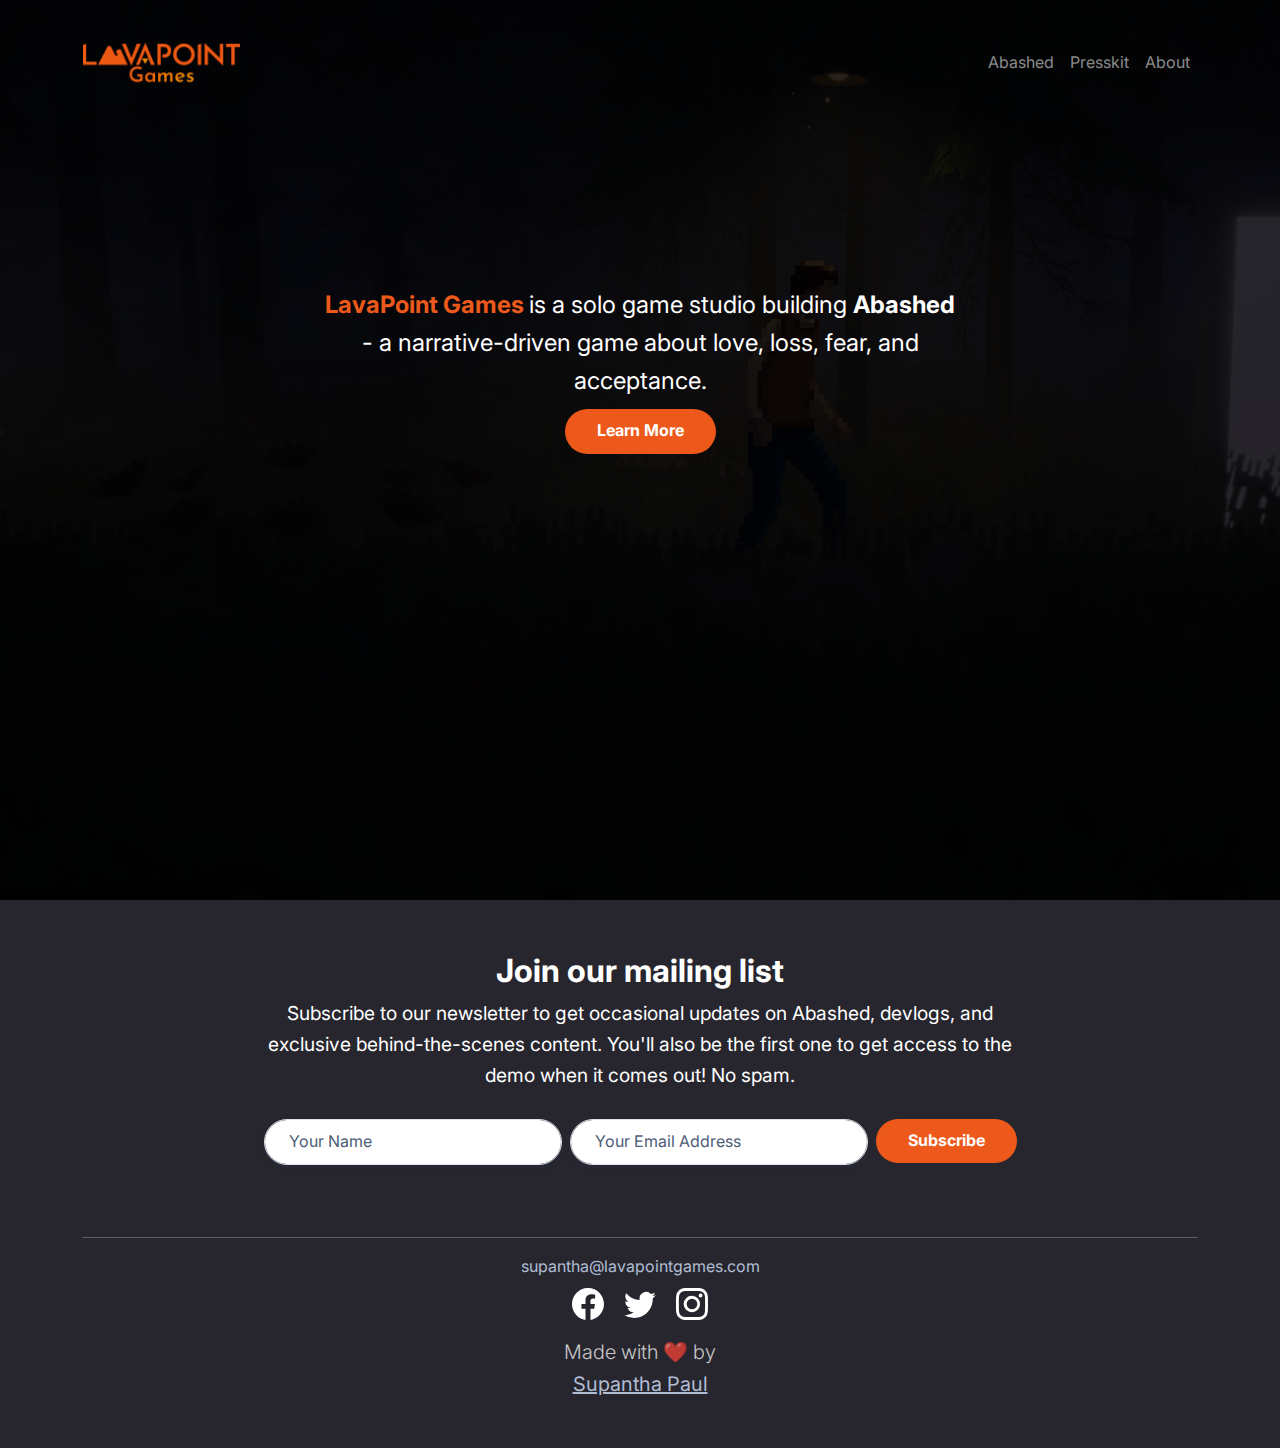
<file: index.html>
<!DOCTYPE html>
<html data-bs-theme="light" lang="en">

<head>
    <meta charset="utf-8">
    <meta name="viewport" content="width=device-width, initial-scale=1.0, shrink-to-fit=no">
    <title>Home - LavaPoint Games</title>
    <meta property="og:type" content="website">
    <meta name="twitter:image" content="../assets/img/brands/Logo%20400x400%20TRansparent.png">
    <meta name="description" content="LavaPoint Games is a solo game studio building Abashed - a narrative-driven horror side-scrolling game about mental health, trauma, and finding one's true self.">
    <meta property="og:image" content="../assets/img/brands/Logo%20400x400%20TRansparent.png">
    <link rel="icon" type="image/png" sizes="400x400" href="assets/img/brands/Logo%20400x400%20Text%20Only.png">
    <link rel="icon" type="image/png" sizes="400x400" href="assets/img/brands/Logo%20400x400%20Text%20Only.png">
    <link rel="stylesheet" href="assets/bootstrap/css/bootstrap.min.css">
    <link rel="stylesheet" href="https://fonts.googleapis.com/css?family=Inter:300italic,400italic,600italic,700italic,800italic,400,300,600,700,800&amp;display=swap">
    <link rel="stylesheet" href="assets/css/styles.min.css">
</head>

<body style="background: #2f4858;">
    <header class="bg-dark" style="background: rgba(0, 0, 0, 0.8) url(&quot;assets/img/abashed/abashed_screenshot_1.webp&quot;);background-blend-mode: multiply;background-size: cover;height: 100vh;">
        <nav class="navbar navbar-expand-md bg-dark py-3 navbar-dark" style="background: rgba(255,255,255,0)!important;">
            <div class="container"><a class="navbar-brand d-flex align-items-center" href="/"><img src="assets/img/brands/Logo%20400x400%20TRansparent%20TextOnly.png" height="84"></a><button data-bs-toggle="collapse" class="navbar-toggler" data-bs-target="#navcol-5"><span class="visually-hidden">Toggle navigation</span><span class="navbar-toggler-icon"></span></button>
                <div class="collapse navbar-collapse" id="navcol-5">
                    <ul class="navbar-nav ms-auto">
                        <li class="nav-item"><a class="nav-link" href="/abashed">Abashed</a></li>
                        <li class="nav-item"><a class="nav-link" href="https://presskit.lavapointgames.com" target="_blank">Presskit</a></li>
                        <li class="nav-item"><a class="nav-link" href="/about">About</a></li>
                    </ul>
                </div>
            </div>
        </nav>
        <div class="container pt-4 pt-xl-5">
            <div class="row pt-5">
                <div class="col-12 col-md-8 col-xl-7 text-center text-md-start mx-auto" style="padding-bottom: 3rem;padding-top: 4rem;">
                    <div class="text-center">
                        <p class="fw-bold mb-2" style="border-color: rgb(255,255,255);color: rgb(255,255,255);font-size: 1.5rem;"><span style="color: rgb(236, 89, 26);">LavaPoint Games</span> <span style="font-weight: normal !important;">is a solo game studio building&nbsp;</span>Abashed<span style="font-weight: normal !important;"> - a narrative-driven game about&nbsp;love, loss, fear, and acceptance.</span></p><a class="btn btn-primary text-center" role="button" style="background: #ec591a;margin: 0 auto;border-style: none;--bs-primary: #ec591a;--bs-primary-rgb: 236,89,26;" href="/abashed">Learn More</a>
                    </div>
                </div>
            </div>
        </div>
    </header>
    <section class="py-5" style="background: var(--bs-dark);padding-bottom: 0px !important;">
        <div class="container">
            <div class="d-flex flex-column justify-content-center align-items-center">
                <div class="text-center text-lg-start py-3 py-lg-1">
                    <h2 class="fw-bold text-center mb-2">Join our mailing list</h2>
                    <p class="text-center mailing-list-desc" style="font-size: 1.2rem;">Subscribe to our newsletter to get occasional updates on Abashed, devlogs, and exclusive behind-the-scenes content. You'll also be the first one to get access to the demo when it comes out! No spam.</p>
                </div><!-- Begin Mailchimp Signup Form -->
<div id="mc_embed_signup">
    <form action="https://lavapointgames.us21.list-manage.com/subscribe/post?u=5b94f63f34311f37cddddc9c5&amp;id=96947737ac&amp;f_id=004bc9e1f0" method="post" id="mc-embedded-subscribe-form" name="mc-embedded-subscribe-form" class="validate" target="_blank" novalidate>
        <div id="mc_embed_signup_scroll" class="d-flex justify-content-center flex-wrap flex-lg-nowrap">
        
        
<div class="mc-field-group my-2" style="margin-right: 8px;">
	<input type="text" value="" name="FNAME" placeholder="Your Name" class="required border rounded-pill shadow-sm form-control" id="mce-FNAME" required>
	<span id="mce-FNAME-HELPERTEXT" class="helper_text"></span>
</div>
<div class="mc-field-group my-2" style="margin-right: 8px;">
	<input type="email" value="" name="EMAIL" placeholder="Your Email Address" class="required email border rounded-pill shadow-sm form-control" id="mce-EMAIL" required>
	<span id="mce-EMAIL-HELPERTEXT" class="helper_text"></span>
</div>
	    <!-- real people should not fill this in and expect good things - do not remove this or risk form bot signups-->
    <div style="position: absolute; left: -5000px;" aria-hidden="true"><input type="text" name="b_5b94f63f34311f37cddddc9c5_96947737ac" tabindex="-1" value=""></div>
        <div class="optionalParent my-2">
            <div class="clear foot">
                <input type="submit" value="Subscribe" name="subscribe" id="mc-embedded-subscribe" class="btn btn-primary" style="background: #ec591a; border-style:none;">
                
            </div>
        </div>
    </div>
    <div id="mce-responses" class="clear foot text-center">
		<div class="response" id="mce-error-response" style="display:none"></div>
		<div class="response" id="mce-success-response" style="display:none"></div>
	</div>
</form>
</div>
<script type='text/javascript' src='//s3.amazonaws.com/downloads.mailchimp.com/js/mc-validate.js'></script><script type='text/javascript'>(function($) {window.fnames = new Array(); window.ftypes = new Array();fnames[0]='EMAIL';ftypes[0]='email';fnames[1]='FNAME';ftypes[1]='text';fnames[2]='LNAME';ftypes[2]='text';fnames[3]='ADDRESS';ftypes[3]='address';fnames[4]='PHONE';ftypes[4]='phone';fnames[5]='BIRTHDAY';ftypes[5]='birthday';}(jQuery));var $mcj = jQuery.noConflict(true);</script>
<!--End mc_embed_signup-->
            </div>
        </div>
    </section>
    <footer class="bg-dark">
        <div class="container py-4 py-lg-5">
            <hr>
            <div class="row justify-content-center">
                <div class="col-sm-4 col-md-3 text-center text-lg-start d-flex flex-column" style="margin-bottom: 0.5rem;"><a class="text-center" href="mailto:supantha@lavapointgames.com">supantha@lavapointgames.com</a></div>
            </div>
            <div class="row justify-content-center">
                <div class="col-sm-4 col-md-3 text-center text-lg-start d-flex flex-column">
                    <ul class="list-inline text-center mb-0">
                        <li class="list-inline-item" style="margin-right: 1rem;"><a href="#" style="color: rgb(255,255,255);" target="_blank"><svg xmlns="http://www.w3.org/2000/svg" width="1em" height="1em" fill="currentColor" viewBox="0 0 16 16" class="bi bi-facebook" style="width: 32px;height: 32px;">
                                    <path d="M16 8.049c0-4.446-3.582-8.05-8-8.05C3.58 0-.002 3.603-.002 8.05c0 4.017 2.926 7.347 6.75 7.951v-5.625h-2.03V8.05H6.75V6.275c0-2.017 1.195-3.131 3.022-3.131.876 0 1.791.157 1.791.157v1.98h-1.009c-.993 0-1.303.621-1.303 1.258v1.51h2.218l-.354 2.326H9.25V16c3.824-.604 6.75-3.934 6.75-7.951"></path>
                                </svg></a></li>
                        <li class="list-inline-item" style="margin-right: 1rem;"><a href="https://twitter.com/LavapointGames" style="color: rgb(255,255,255);" target="_blank"><svg xmlns="http://www.w3.org/2000/svg" width="1em" height="1em" fill="currentColor" viewBox="0 0 16 16" class="bi bi-twitter" style="width: 32px;height: 32px;">
                                    <path d="M5.026 15c6.038 0 9.341-5.003 9.341-9.334 0-.14 0-.282-.006-.422A6.685 6.685 0 0 0 16 3.542a6.658 6.658 0 0 1-1.889.518 3.301 3.301 0 0 0 1.447-1.817 6.533 6.533 0 0 1-2.087.793A3.286 3.286 0 0 0 7.875 6.03a9.325 9.325 0 0 1-6.767-3.429 3.289 3.289 0 0 0 1.018 4.382A3.323 3.323 0 0 1 .64 6.575v.045a3.288 3.288 0 0 0 2.632 3.218 3.203 3.203 0 0 1-.865.115 3.23 3.23 0 0 1-.614-.057 3.283 3.283 0 0 0 3.067 2.277A6.588 6.588 0 0 1 .78 13.58a6.32 6.32 0 0 1-.78-.045A9.344 9.344 0 0 0 5.026 15"></path>
                                </svg></a></li>
                        <li class="list-inline-item"><a href="#" style="color: rgb(255,255,255);" target="_blank"><svg xmlns="http://www.w3.org/2000/svg" width="1em" height="1em" fill="currentColor" viewBox="0 0 16 16" class="bi bi-instagram" style="width: 32px;height: 32px;">
                                    <path d="M8 0C5.829 0 5.556.01 4.703.048 3.85.088 3.269.222 2.76.42a3.917 3.917 0 0 0-1.417.923A3.927 3.927 0 0 0 .42 2.76C.222 3.268.087 3.85.048 4.7.01 5.555 0 5.827 0 8.001c0 2.172.01 2.444.048 3.297.04.852.174 1.433.372 1.942.205.526.478.972.923 1.417.444.445.89.719 1.416.923.51.198 1.09.333 1.942.372C5.555 15.99 5.827 16 8 16s2.444-.01 3.298-.048c.851-.04 1.434-.174 1.943-.372a3.916 3.916 0 0 0 1.416-.923c.445-.445.718-.891.923-1.417.197-.509.332-1.09.372-1.942C15.99 10.445 16 10.173 16 8s-.01-2.445-.048-3.299c-.04-.851-.175-1.433-.372-1.941a3.926 3.926 0 0 0-.923-1.417A3.911 3.911 0 0 0 13.24.42c-.51-.198-1.092-.333-1.943-.372C10.443.01 10.172 0 7.998 0h.003zm-.717 1.442h.718c2.136 0 2.389.007 3.232.046.78.035 1.204.166 1.486.275.373.145.64.319.92.599.28.28.453.546.598.92.11.281.24.705.275 1.485.039.843.047 1.096.047 3.231s-.008 2.389-.047 3.232c-.035.78-.166 1.203-.275 1.485a2.47 2.47 0 0 1-.599.919c-.28.28-.546.453-.92.598-.28.11-.704.24-1.485.276-.843.038-1.096.047-3.232.047s-2.39-.009-3.233-.047c-.78-.036-1.203-.166-1.485-.276a2.478 2.478 0 0 1-.92-.598 2.48 2.48 0 0 1-.6-.92c-.109-.281-.24-.705-.275-1.485-.038-.843-.046-1.096-.046-3.233 0-2.136.008-2.388.046-3.231.036-.78.166-1.204.276-1.486.145-.373.319-.64.599-.92.28-.28.546-.453.92-.598.282-.11.705-.24 1.485-.276.738-.034 1.024-.044 2.515-.045v.002zm4.988 1.328a.96.96 0 1 0 0 1.92.96.96 0 0 0 0-1.92zm-4.27 1.122a4.109 4.109 0 1 0 0 8.217 4.109 4.109 0 0 0 0-8.217zm0 1.441a2.667 2.667 0 1 1 0 5.334 2.667 2.667 0 0 1 0-5.334"></path>
                                </svg></a></li>
                    </ul>
                </div>
            </div>
            <div class="text-muted d-flex flex-column justify-content-center align-items-center pt-3">
                <p class="lead text-center d-xl-flex mb-0" style="text-align: center;/*margin: 0 auto;*/">Made with ❤️ by<br></p><a class="d-xl-flex" href="https://twitter.com/supanthapaul" target="_blank" style="font-size: 20px;text-decoration:  underline;">Supantha Paul</a>
            </div>
        </div>
    </footer>
    <script src="https://cdn.jsdelivr.net/npm/bootstrap@5.3.3/dist/js/bootstrap.bundle.min.js"></script>
    <script src="assets/js/script.min.js"></script>
</body>

</html>
</file>
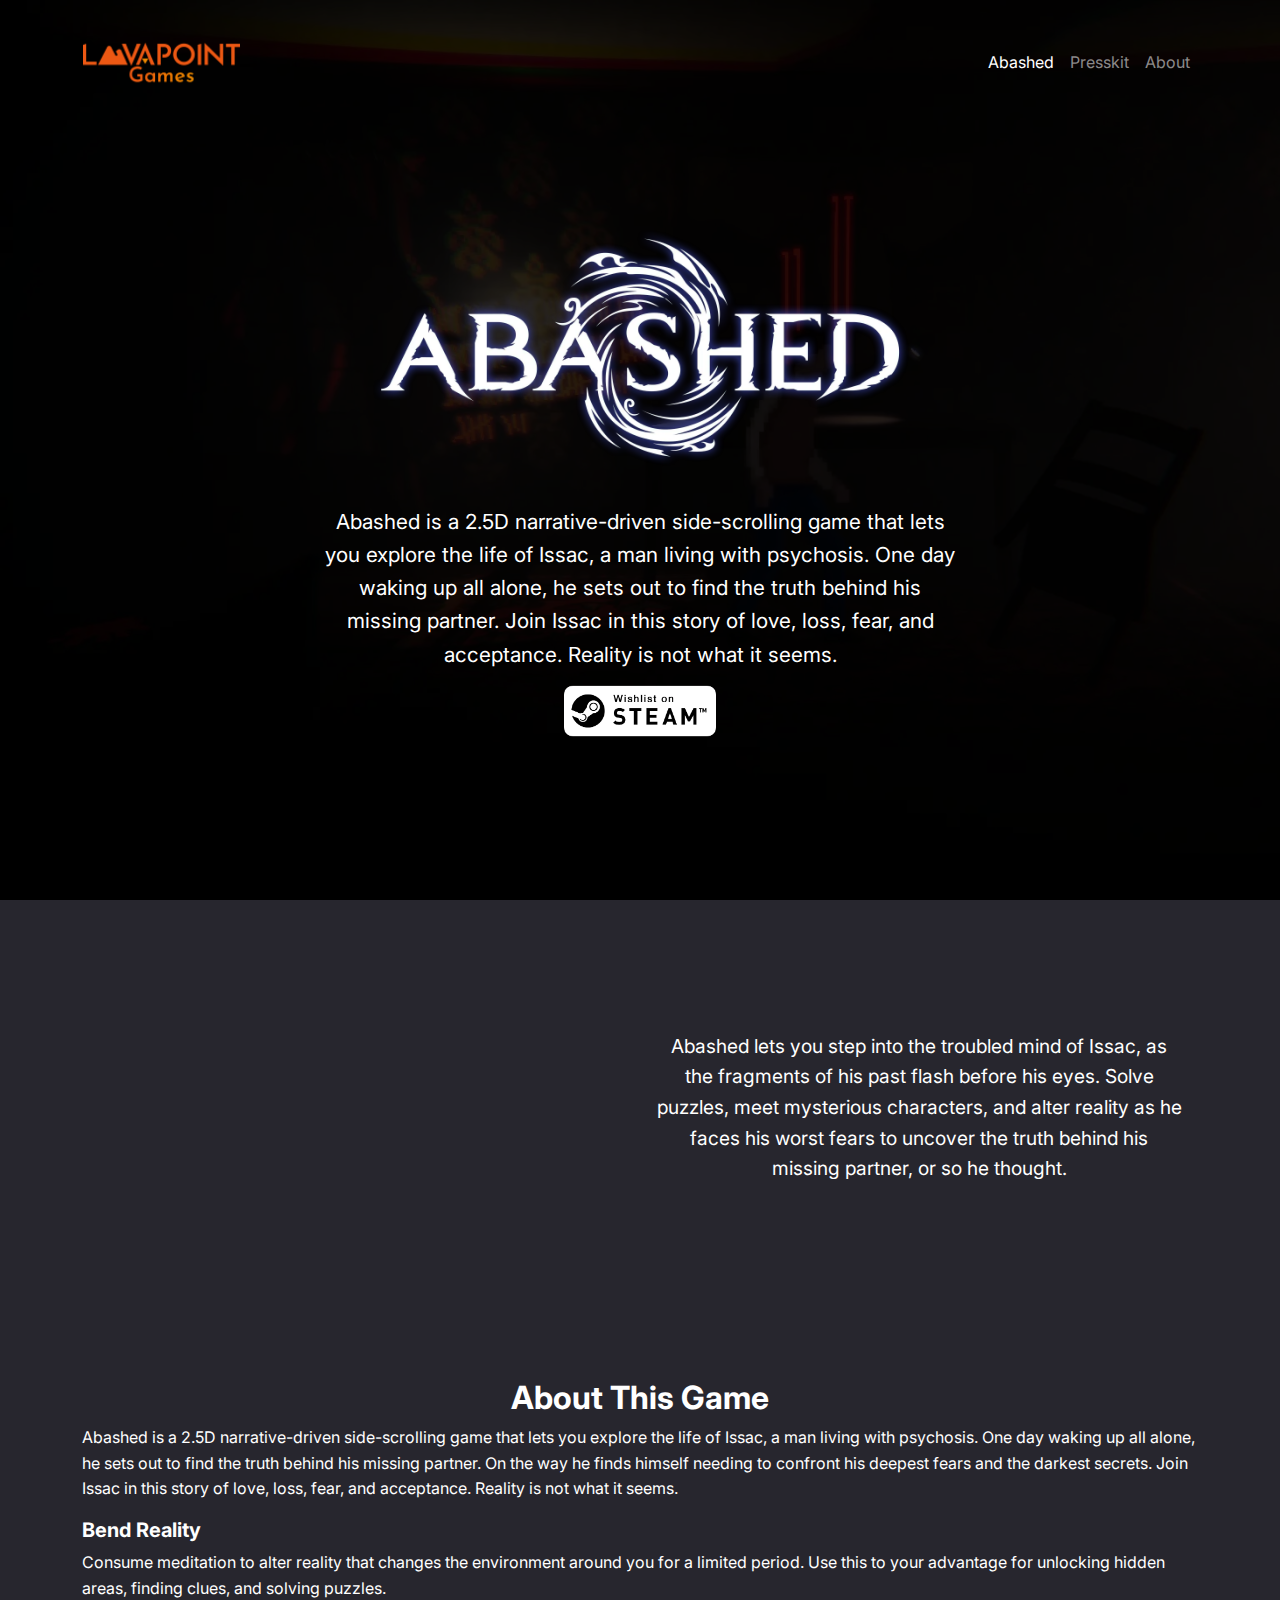
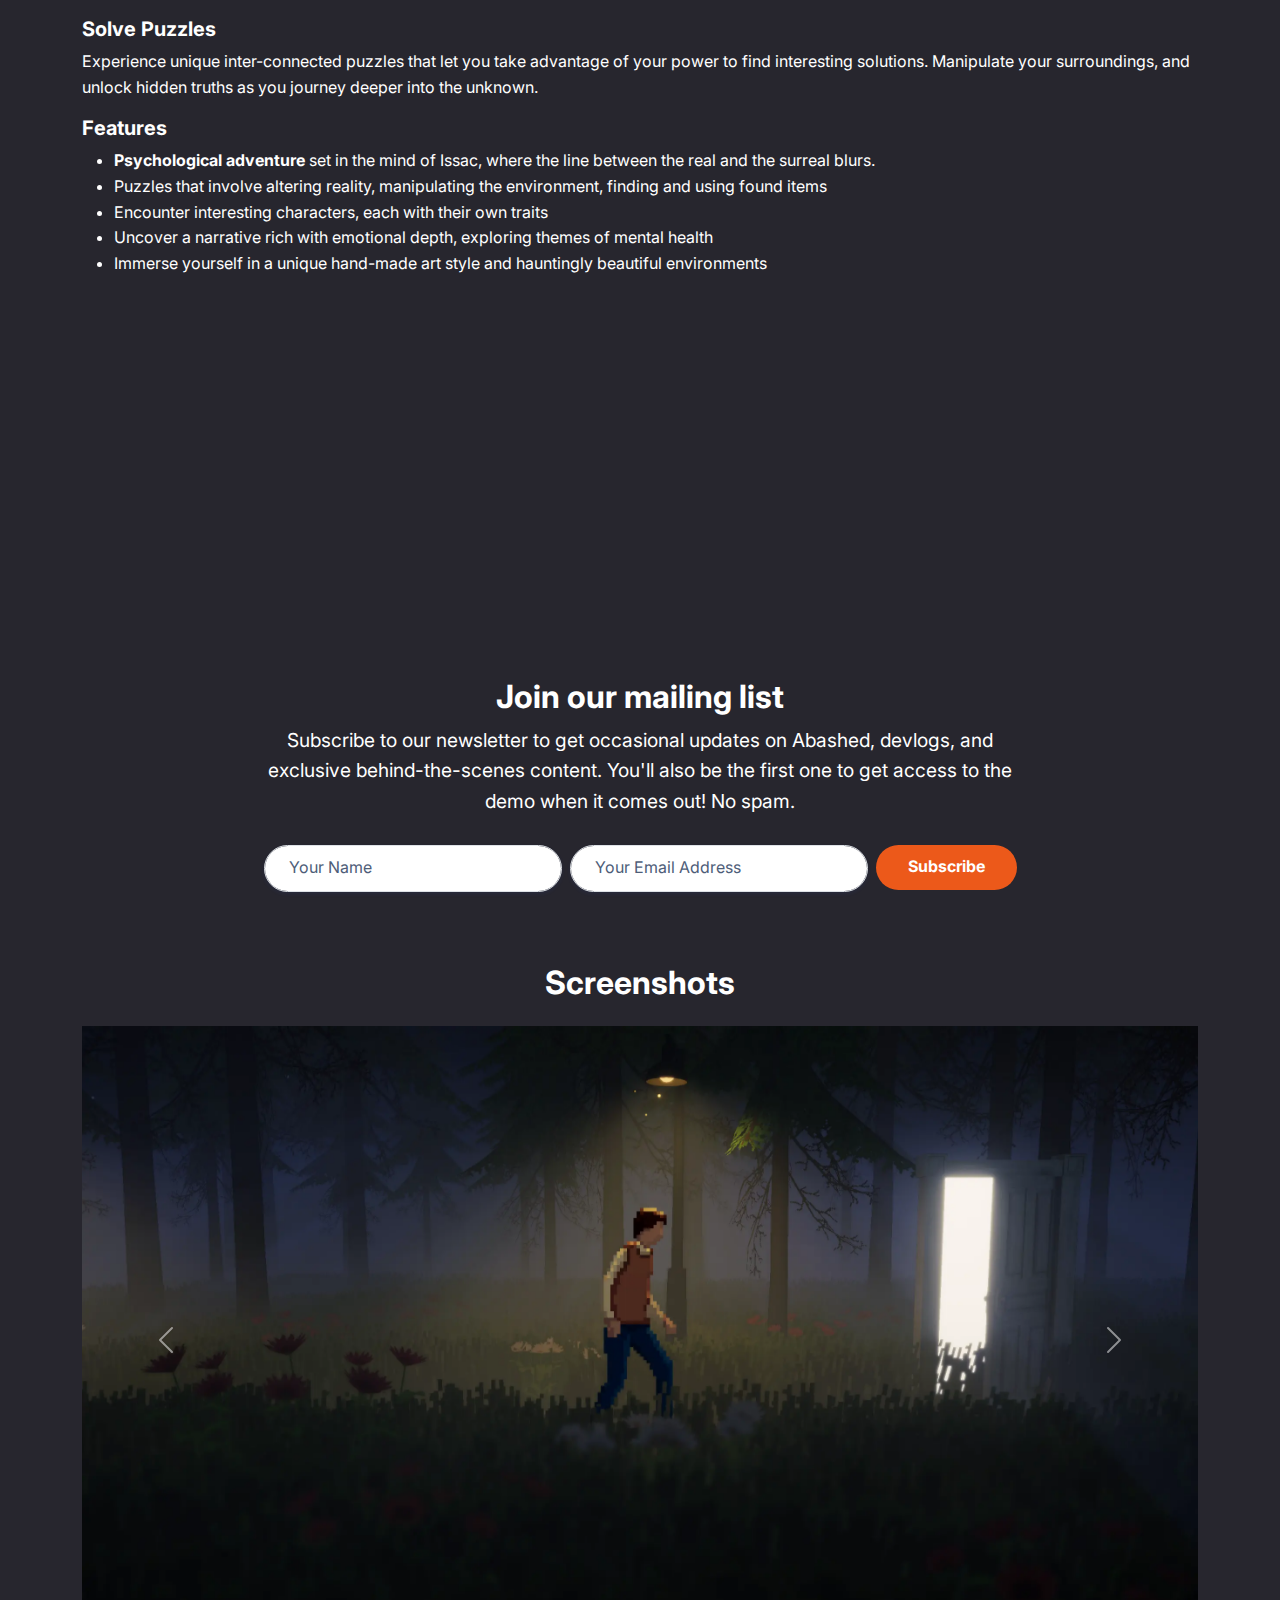
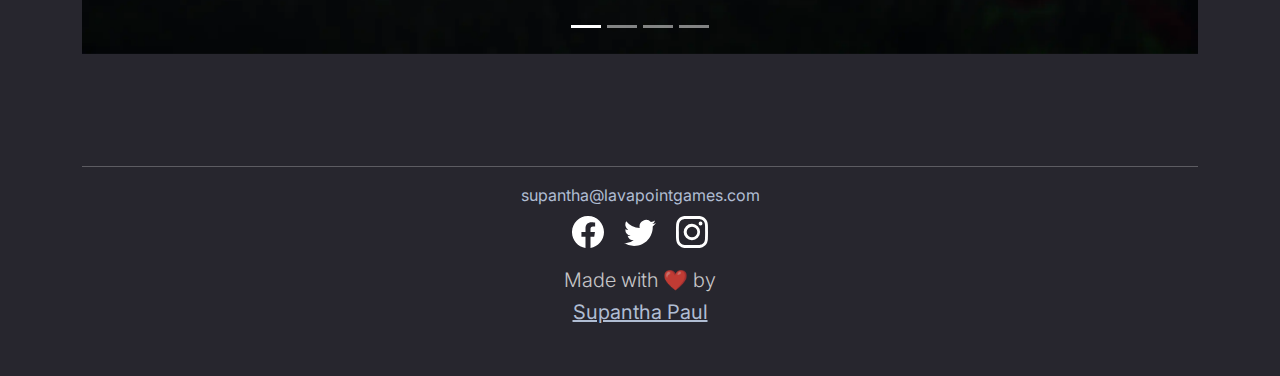
<file: abashed/index.html>
<!DOCTYPE html>
<html data-bs-theme="light" lang="en">

<head>
    <meta charset="utf-8">
    <meta name="viewport" content="width=device-width, initial-scale=1.0, shrink-to-fit=no">
    <title>Abashed</title>
    <meta property="og:type" content="website">
    <meta name="twitter:image" content="../assets/img/brands/Logo%20400x400%20TRansparent.png">
    <meta property="og:image" content="../assets/img/brands/Logo%20400x400%20TRansparent.png">
    <meta name="description" content="Unfold the life of Issac in this narrative-driven horror side-scrolling game about mental health, trauma, and facing one's true self.">
    <link rel="icon" type="image/png" sizes="400x400" href="../assets/img/brands/Logo%20400x400%20Text%20Only.png">
    <link rel="icon" type="image/png" sizes="400x400" href="../assets/img/brands/Logo%20400x400%20Text%20Only.png">
    <link rel="stylesheet" href="../assets/bootstrap/css/bootstrap.min.css">
    <link rel="stylesheet" href="https://fonts.googleapis.com/css?family=Inter:300italic,400italic,600italic,700italic,800italic,400,300,600,700,800&amp;display=swap">
    <link rel="stylesheet" href="../assets/css/styles.min.css">
</head>

<body>
    <header class="bg-dark" style="background: rgba(0, 0, 0, 0.8) url(&quot;../assets/img/abashed/abashed_screenshot_4.webp&quot;);background-blend-mode: multiply;background-size: cover;height: 100vh;">
        <nav class="navbar navbar-expand-md bg-dark py-3 navbar-dark" style="background: rgba(255,255,255,0)!important;">
            <div class="container"><a class="navbar-brand d-flex align-items-center" href="/"><img src="../assets/img/brands/Logo%20400x400%20TRansparent%20TextOnly.png" height="84"></a><button data-bs-toggle="collapse" class="navbar-toggler" data-bs-target="#navcol-5"><span class="visually-hidden">Toggle navigation</span><span class="navbar-toggler-icon"></span></button>
                <div class="collapse navbar-collapse" id="navcol-5">
                    <ul class="navbar-nav ms-auto">
                        <li class="nav-item"><a class="nav-link active" href="/abashed">Abashed</a></li>
                        <li class="nav-item"><a class="nav-link" href="https://presskit.lavapointgames.com" target="_blank">Presskit</a></li>
                        <li class="nav-item"><a class="nav-link" href="/about">About</a></li>
                    </ul>
                </div>
            </div>
        </nav>
        <div class="container pt-xl-5">
            <div class="row">
                <div class="col-12 col-md-8 col-xl-7 text-center text-md-start d-flex flex-column align-items-center mx-auto" style="padding-bottom: 3rem;padding-top: 1rem;"><img class="d-xl-flex title-hidden" src="../assets/img/abashed/Abashed%20Logo%20720p.webp" width="auto" style="width: auto;max-height: 35vh;max-width: 80vw;">
                    <div class="text-center">
                        <p class="fw-bold site-subtitle title-hidden" style="border-color: rgb(255,255,255);color: rgb(255,255,255);font-size: 1.3rem;margin: 0;padding: 0;"><span style="font-weight: normal !important;">Abashed is a 2.5D narrative-driven side-scrolling game that lets you explore the life of Issac, a man living with psychosis. One day waking up all alone, he sets out to find the truth behind his missing partner.&nbsp;Join Issac in this story of love, loss, fear, and acceptance. Reality is not what it seems.</span></p><a class="site-subtitle title-hidden" href="https://store.steampowered.com/app/3116230/Abashed" style="margin: 0;padding: 0;" target="_blank"><img class="title-hidden" src="../assets/img/abashed/wishlist.webp" style="height: 5rem;"></a>
                    </div>
                </div>
            </div>
        </div>
    </header>
    <section class="py-5" style="background: var(--bs-dark);">
        <div class="container d-flex flex-column justify-content-center align-items-center game-description">
            <div class="iframe-container"><iframe width="560" height="315" src="https://www.youtube.com/embed/mCJk-rFyGWw?si=ErM1n6EjKSF_AYgE" title="YouTube video player" frameborder="0" allow="accelerometer; autoplay; clipboard-write; encrypted-media; gyroscope; picture-in-picture; web-share" referrerpolicy="strict-origin-when-cross-origin" allowfullscreen></iframe></div>
            <div class="game-description-text">
                <p class="text-center" style="font-size: 1.2rem;padding: 1rem;">Abashed lets you step into the troubled mind of Issac, as the fragments of his past flash before his eyes. Solve puzzles, meet mysterious characters, and alter reality as he faces his worst fears to uncover the truth behind his missing partner, or so he thought.</p>
            </div>
        </div>
    </section>
    <section class="py-5" style="background: var(--bs-dark);">
        <div class="container">
            <h2 class="fw-bold text-center" style="--bs-body-font-weight: bold;">About This Game</h2>
            <div>
                <p>Abashed is a 2.5D narrative-driven side-scrolling game that lets you explore the life of Issac, a man living with psychosis. One day waking up all alone, he sets out to find the truth behind his missing partner. On the way he finds himself needing to confront his deepest fears and the darkest secrets. Join Issac in this story of love, loss, fear, and acceptance. Reality is not what it seems.</p>
                <h5 class="fw-bold" style="--bs-body-font-weight: bold;">Bend Reality</h5>
                <p>Consume meditation to alter reality that changes the environment around you for a limited period. Use this to your advantage for unlocking hidden areas, finding clues, and solving puzzles.</p>
                <h5 class="fw-bold">Solve Puzzles</h5>
                <p>Experience unique inter-connected puzzles that let you take advantage of your power to find interesting solutions. Manipulate your surroundings, and unlock hidden truths as you journey deeper into the unknown.</p>
                <h5 class="fw-bold">Features</h5>
                <ul>
                    <li><strong>Psychological adventure</strong> set in the mind of Issac, where the line between the real and the surreal blurs.</li>
                    <li>Puzzles that involve altering reality, manipulating the environment, finding and using found items</li>
                    <li>Encounter interesting characters, each with their own traits</li>
                    <li>Uncover a narrative rich with emotional depth, exploring themes of mental health</li>
                    <li>Immerse yourself in a unique hand-made art style and hauntingly beautiful environments</li>
                </ul>
            </div>
        </div>
    </section>
    <section class="d-flex justify-content-center py-5" style="background: var(--bs-dark);"><iframe src="https://store.steampowered.com/widget/3116230/" frameborder="0" width="646" height="190"></iframe></section>
    <section class="py-5" style="background: var(--bs-dark);padding-bottom: 0px !important;">
        <div class="container">
            <div class="d-flex flex-column justify-content-center align-items-center">
                <div class="text-center text-lg-start py-3 py-lg-1">
                    <h2 class="fw-bold text-center mb-2">Join our mailing list</h2>
                    <p class="text-center mailing-list-desc" style="font-size: 1.2rem;">Subscribe to our newsletter to get occasional updates on Abashed, devlogs, and exclusive behind-the-scenes content. You'll also be the first one to get access to the demo when it comes out! No spam.</p>
                </div><!-- Begin Mailchimp Signup Form -->
<div id="mc_embed_signup">
    <form action="https://lavapointgames.us21.list-manage.com/subscribe/post?u=5b94f63f34311f37cddddc9c5&amp;id=96947737ac&amp;f_id=004bc9e1f0" method="post" id="mc-embedded-subscribe-form" name="mc-embedded-subscribe-form" class="validate" target="_blank" novalidate>
        <div id="mc_embed_signup_scroll" class="d-flex justify-content-center flex-wrap flex-lg-nowrap">
        
        
<div class="mc-field-group my-2" style="margin-right: 8px;">
	<input type="text" value="" name="FNAME" placeholder="Your Name" class="required border rounded-pill shadow-sm form-control" id="mce-FNAME" required>
	<span id="mce-FNAME-HELPERTEXT" class="helper_text"></span>
</div>
<div class="mc-field-group my-2" style="margin-right: 8px;">
	<input type="email" value="" name="EMAIL" placeholder="Your Email Address" class="required email border rounded-pill shadow-sm form-control" id="mce-EMAIL" required>
	<span id="mce-EMAIL-HELPERTEXT" class="helper_text"></span>
</div>
	    <!-- real people should not fill this in and expect good things - do not remove this or risk form bot signups-->
    <div style="position: absolute; left: -5000px;" aria-hidden="true"><input type="text" name="b_5b94f63f34311f37cddddc9c5_96947737ac" tabindex="-1" value=""></div>
        <div class="optionalParent my-2">
            <div class="clear foot">
                <input type="submit" value="Subscribe" name="subscribe" id="mc-embedded-subscribe" class="btn btn-primary" style="background: #ec591a; border-style:none;">
                
            </div>
        </div>
    </div>
    <div id="mce-responses" class="clear foot text-center">
		<div class="response" id="mce-error-response" style="display:none"></div>
		<div class="response" id="mce-success-response" style="display:none"></div>
	</div>
</form>
</div>
<script type='text/javascript' src='//s3.amazonaws.com/downloads.mailchimp.com/js/mc-validate.js'></script><script type='text/javascript'>(function($) {window.fnames = new Array(); window.ftypes = new Array();fnames[0]='EMAIL';ftypes[0]='email';fnames[1]='FNAME';ftypes[1]='text';fnames[2]='LNAME';ftypes[2]='text';fnames[3]='ADDRESS';ftypes[3]='address';fnames[4]='PHONE';ftypes[4]='phone';fnames[5]='BIRTHDAY';ftypes[5]='birthday';}(jQuery));var $mcj = jQuery.noConflict(true);</script>
<!--End mc_embed_signup-->
            </div>
        </div>
    </section>
    <section class="py-5" style="background: var(--bs-dark);">
        <div class="container">
            <div class="d-flex flex-column justify-content-center align-items-center" style="padding-top: 1rem;padding-bottom: 1rem;">
                <h2 class="fw-bold text-center mb-2">Screenshots</h2>
            </div>
            <div class="carousel slide" data-bs-ride="false" id="carousel-2">
                <div class="carousel-inner">
                    <div class="carousel-item active"><img class="w-100 d-block" src="../assets/img/abashed/abashed_screenshot_1.webp"></div>
                    <div class="carousel-item"><img class="w-100 d-block" src="../assets/img/abashed/abashed_screenshot_2.webp"></div>
                    <div class="carousel-item"><img class="w-100 d-block" src="../assets/img/abashed/abashed_screenshot_3.webp"></div>
                    <div class="carousel-item"><img class="w-100 d-block" src="../assets/img/abashed/abashed_screenshot_4.webp"></div>
                </div>
                <div><a class="carousel-control-prev" href="#carousel-2" role="button" data-bs-slide="prev"><span class="carousel-control-prev-icon"></span><span class="visually-hidden">Previous</span></a><a class="carousel-control-next" href="#carousel-2" role="button" data-bs-slide="next"><span class="carousel-control-next-icon"></span><span class="visually-hidden">Next</span></a></div>
                <div class="carousel-indicators"><button type="button" data-bs-target="#carousel-2" data-bs-slide-to="0" class="active"></button> <button type="button" data-bs-target="#carousel-2" data-bs-slide-to="1"></button> <button type="button" data-bs-target="#carousel-2" data-bs-slide-to="2"></button> <button type="button" data-bs-target="#carousel-2" data-bs-slide-to="3"></button></div>
            </div>
        </div>
    </section>
    <footer class="bg-dark">
        <div class="container py-4 py-lg-5">
            <hr>
            <div class="row justify-content-center">
                <div class="col-sm-4 col-md-3 text-center text-lg-start d-flex flex-column" style="margin-bottom: 0.5rem;"><a class="text-center" href="mailto:supantha@lavapointgames.com">supantha@lavapointgames.com</a></div>
            </div>
            <div class="row justify-content-center">
                <div class="col-sm-4 col-md-3 text-center text-lg-start d-flex flex-column">
                    <ul class="list-inline text-center mb-0">
                        <li class="list-inline-item" style="margin-right: 1rem;"><a href="#" style="color: rgb(255,255,255);" target="_blank"><svg xmlns="http://www.w3.org/2000/svg" width="1em" height="1em" fill="currentColor" viewBox="0 0 16 16" class="bi bi-facebook" style="width: 32px;height: 32px;">
                                    <path d="M16 8.049c0-4.446-3.582-8.05-8-8.05C3.58 0-.002 3.603-.002 8.05c0 4.017 2.926 7.347 6.75 7.951v-5.625h-2.03V8.05H6.75V6.275c0-2.017 1.195-3.131 3.022-3.131.876 0 1.791.157 1.791.157v1.98h-1.009c-.993 0-1.303.621-1.303 1.258v1.51h2.218l-.354 2.326H9.25V16c3.824-.604 6.75-3.934 6.75-7.951"></path>
                                </svg></a></li>
                        <li class="list-inline-item" style="margin-right: 1rem;"><a href="https://twitter.com/LavapointGames" style="color: rgb(255,255,255);" target="_blank"><svg xmlns="http://www.w3.org/2000/svg" width="1em" height="1em" fill="currentColor" viewBox="0 0 16 16" class="bi bi-twitter" style="width: 32px;height: 32px;">
                                    <path d="M5.026 15c6.038 0 9.341-5.003 9.341-9.334 0-.14 0-.282-.006-.422A6.685 6.685 0 0 0 16 3.542a6.658 6.658 0 0 1-1.889.518 3.301 3.301 0 0 0 1.447-1.817 6.533 6.533 0 0 1-2.087.793A3.286 3.286 0 0 0 7.875 6.03a9.325 9.325 0 0 1-6.767-3.429 3.289 3.289 0 0 0 1.018 4.382A3.323 3.323 0 0 1 .64 6.575v.045a3.288 3.288 0 0 0 2.632 3.218 3.203 3.203 0 0 1-.865.115 3.23 3.23 0 0 1-.614-.057 3.283 3.283 0 0 0 3.067 2.277A6.588 6.588 0 0 1 .78 13.58a6.32 6.32 0 0 1-.78-.045A9.344 9.344 0 0 0 5.026 15"></path>
                                </svg></a></li>
                        <li class="list-inline-item"><a href="#" style="color: rgb(255,255,255);" target="_blank"><svg xmlns="http://www.w3.org/2000/svg" width="1em" height="1em" fill="currentColor" viewBox="0 0 16 16" class="bi bi-instagram" style="width: 32px;height: 32px;">
                                    <path d="M8 0C5.829 0 5.556.01 4.703.048 3.85.088 3.269.222 2.76.42a3.917 3.917 0 0 0-1.417.923A3.927 3.927 0 0 0 .42 2.76C.222 3.268.087 3.85.048 4.7.01 5.555 0 5.827 0 8.001c0 2.172.01 2.444.048 3.297.04.852.174 1.433.372 1.942.205.526.478.972.923 1.417.444.445.89.719 1.416.923.51.198 1.09.333 1.942.372C5.555 15.99 5.827 16 8 16s2.444-.01 3.298-.048c.851-.04 1.434-.174 1.943-.372a3.916 3.916 0 0 0 1.416-.923c.445-.445.718-.891.923-1.417.197-.509.332-1.09.372-1.942C15.99 10.445 16 10.173 16 8s-.01-2.445-.048-3.299c-.04-.851-.175-1.433-.372-1.941a3.926 3.926 0 0 0-.923-1.417A3.911 3.911 0 0 0 13.24.42c-.51-.198-1.092-.333-1.943-.372C10.443.01 10.172 0 7.998 0h.003zm-.717 1.442h.718c2.136 0 2.389.007 3.232.046.78.035 1.204.166 1.486.275.373.145.64.319.92.599.28.28.453.546.598.92.11.281.24.705.275 1.485.039.843.047 1.096.047 3.231s-.008 2.389-.047 3.232c-.035.78-.166 1.203-.275 1.485a2.47 2.47 0 0 1-.599.919c-.28.28-.546.453-.92.598-.28.11-.704.24-1.485.276-.843.038-1.096.047-3.232.047s-2.39-.009-3.233-.047c-.78-.036-1.203-.166-1.485-.276a2.478 2.478 0 0 1-.92-.598 2.48 2.48 0 0 1-.6-.92c-.109-.281-.24-.705-.275-1.485-.038-.843-.046-1.096-.046-3.233 0-2.136.008-2.388.046-3.231.036-.78.166-1.204.276-1.486.145-.373.319-.64.599-.92.28-.28.546-.453.92-.598.282-.11.705-.24 1.485-.276.738-.034 1.024-.044 2.515-.045v.002zm4.988 1.328a.96.96 0 1 0 0 1.92.96.96 0 0 0 0-1.92zm-4.27 1.122a4.109 4.109 0 1 0 0 8.217 4.109 4.109 0 0 0 0-8.217zm0 1.441a2.667 2.667 0 1 1 0 5.334 2.667 2.667 0 0 1 0-5.334"></path>
                                </svg></a></li>
                    </ul>
                </div>
            </div>
            <div class="text-muted d-flex flex-column justify-content-center align-items-center pt-3">
                <p class="lead text-center d-xl-flex mb-0" style="text-align: center;/*margin: 0 auto;*/">Made with ❤️ by<br></p><a class="d-xl-flex" href="https://twitter.com/supanthapaul" target="_blank" style="font-size: 20px;text-decoration:  underline;">Supantha Paul</a>
            </div>
        </div>
    </footer>
    <script src="https://cdn.jsdelivr.net/npm/bootstrap@5.3.3/dist/js/bootstrap.bundle.min.js"></script>
    <script src="../assets/js/script.min.js"></script>
</body>

</html>
</file>
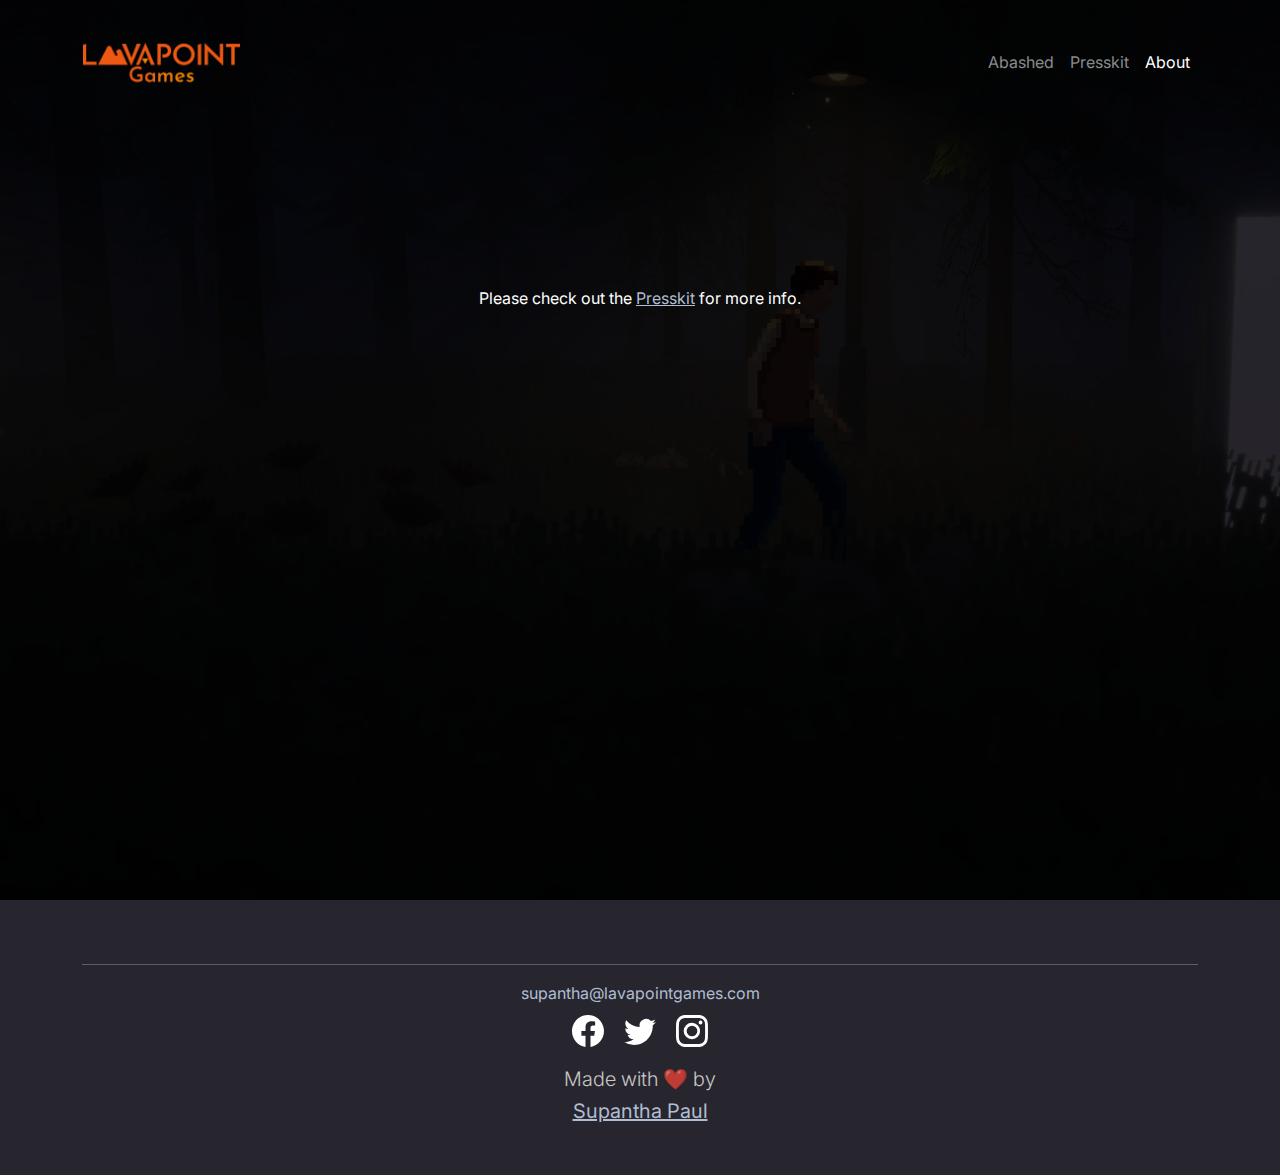
<file: about/index.html>
<!DOCTYPE html>
<html data-bs-theme="light" lang="en">

<head>
    <meta charset="utf-8">
    <meta name="viewport" content="width=device-width, initial-scale=1.0, shrink-to-fit=no">
    <title>About</title>
    <meta property="og:type" content="website">
    <meta name="twitter:image" content="../assets/img/brands/Logo%20400x400%20TRansparent.png">
    <meta name="description" content="LavaPoint Games is a solo game studio building Abashed - a narrative-driven horror side-scrolling game about mental health, trauma, and finding one's true self.">
    <meta property="og:image" content="../assets/img/brands/Logo%20400x400%20TRansparent.png">
    <link rel="icon" type="image/png" sizes="400x400" href="../assets/img/brands/Logo%20400x400%20Text%20Only.png">
    <link rel="icon" type="image/png" sizes="400x400" href="../assets/img/brands/Logo%20400x400%20Text%20Only.png">
    <link rel="stylesheet" href="../assets/bootstrap/css/bootstrap.min.css">
    <link rel="stylesheet" href="https://fonts.googleapis.com/css?family=Inter:300italic,400italic,600italic,700italic,800italic,400,300,600,700,800&amp;display=swap">
    <link rel="stylesheet" href="../assets/css/styles.min.css">
</head>

<body>
    <header class="bg-dark" style="background: rgba(0, 0, 0, 0.8) url(&quot;../assets/img/abashed/abashed_screenshot_1.webp&quot;);background-blend-mode: multiply;background-size: cover;height: 100vh;">
        <nav class="navbar navbar-expand-md bg-dark py-3 navbar-dark" style="background: rgba(255,255,255,0)!important;">
            <div class="container"><a class="navbar-brand d-flex align-items-center" href="/"><img src="../assets/img/brands/Logo%20400x400%20TRansparent%20TextOnly.png" height="84"></a><button data-bs-toggle="collapse" class="navbar-toggler" data-bs-target="#navcol-5"><span class="visually-hidden">Toggle navigation</span><span class="navbar-toggler-icon"></span></button>
                <div class="collapse navbar-collapse" id="navcol-5">
                    <ul class="navbar-nav ms-auto">
                        <li class="nav-item"><a class="nav-link" href="/abashed">Abashed</a></li>
                        <li class="nav-item"><a class="nav-link" href="/presskit">Presskit</a></li>
                        <li class="nav-item"><a class="nav-link active" href="/about">About</a></li>
                    </ul>
                </div>
            </div>
        </nav>
        <div class="container pt-4 pt-xl-5">
            <div class="row pt-5">
                <div class="col-12 col-md-8 col-xl-7 text-center text-md-start mx-auto" style="padding-bottom: 3rem;padding-top: 4rem;">
                    <div class="text-center">
                        <p class="mb-2" style="border-color: rgb(255,255,255);color: rgb(255,255,255);font-size: 1rem;">Please check out the <a href="https://presskit.lavapointgames.com/" target="_blank">Presskit</a> for more info.</p>
                    </div>
                </div>
            </div>
        </div>
    </header>
    <footer class="bg-dark">
        <div class="container py-4 py-lg-5">
            <hr>
            <div class="row justify-content-center">
                <div class="col-sm-4 col-md-3 text-center text-lg-start d-flex flex-column" style="margin-bottom: 0.5rem;"><a class="text-center" href="mailto:supantha@lavapointgames.com">supantha@lavapointgames.com</a></div>
            </div>
            <div class="row justify-content-center">
                <div class="col-sm-4 col-md-3 text-center text-lg-start d-flex flex-column">
                    <ul class="list-inline text-center mb-0">
                        <li class="list-inline-item" style="margin-right: 1rem;"><a href="#" style="color: rgb(255,255,255);" target="_blank"><svg xmlns="http://www.w3.org/2000/svg" width="1em" height="1em" fill="currentColor" viewBox="0 0 16 16" class="bi bi-facebook" style="width: 32px;height: 32px;">
                                    <path d="M16 8.049c0-4.446-3.582-8.05-8-8.05C3.58 0-.002 3.603-.002 8.05c0 4.017 2.926 7.347 6.75 7.951v-5.625h-2.03V8.05H6.75V6.275c0-2.017 1.195-3.131 3.022-3.131.876 0 1.791.157 1.791.157v1.98h-1.009c-.993 0-1.303.621-1.303 1.258v1.51h2.218l-.354 2.326H9.25V16c3.824-.604 6.75-3.934 6.75-7.951"></path>
                                </svg></a></li>
                        <li class="list-inline-item" style="margin-right: 1rem;"><a href="https://twitter.com/LavapointGames" style="color: rgb(255,255,255);" target="_blank"><svg xmlns="http://www.w3.org/2000/svg" width="1em" height="1em" fill="currentColor" viewBox="0 0 16 16" class="bi bi-twitter" style="width: 32px;height: 32px;">
                                    <path d="M5.026 15c6.038 0 9.341-5.003 9.341-9.334 0-.14 0-.282-.006-.422A6.685 6.685 0 0 0 16 3.542a6.658 6.658 0 0 1-1.889.518 3.301 3.301 0 0 0 1.447-1.817 6.533 6.533 0 0 1-2.087.793A3.286 3.286 0 0 0 7.875 6.03a9.325 9.325 0 0 1-6.767-3.429 3.289 3.289 0 0 0 1.018 4.382A3.323 3.323 0 0 1 .64 6.575v.045a3.288 3.288 0 0 0 2.632 3.218 3.203 3.203 0 0 1-.865.115 3.23 3.23 0 0 1-.614-.057 3.283 3.283 0 0 0 3.067 2.277A6.588 6.588 0 0 1 .78 13.58a6.32 6.32 0 0 1-.78-.045A9.344 9.344 0 0 0 5.026 15"></path>
                                </svg></a></li>
                        <li class="list-inline-item"><a href="#" style="color: rgb(255,255,255);" target="_blank"><svg xmlns="http://www.w3.org/2000/svg" width="1em" height="1em" fill="currentColor" viewBox="0 0 16 16" class="bi bi-instagram" style="width: 32px;height: 32px;">
                                    <path d="M8 0C5.829 0 5.556.01 4.703.048 3.85.088 3.269.222 2.76.42a3.917 3.917 0 0 0-1.417.923A3.927 3.927 0 0 0 .42 2.76C.222 3.268.087 3.85.048 4.7.01 5.555 0 5.827 0 8.001c0 2.172.01 2.444.048 3.297.04.852.174 1.433.372 1.942.205.526.478.972.923 1.417.444.445.89.719 1.416.923.51.198 1.09.333 1.942.372C5.555 15.99 5.827 16 8 16s2.444-.01 3.298-.048c.851-.04 1.434-.174 1.943-.372a3.916 3.916 0 0 0 1.416-.923c.445-.445.718-.891.923-1.417.197-.509.332-1.09.372-1.942C15.99 10.445 16 10.173 16 8s-.01-2.445-.048-3.299c-.04-.851-.175-1.433-.372-1.941a3.926 3.926 0 0 0-.923-1.417A3.911 3.911 0 0 0 13.24.42c-.51-.198-1.092-.333-1.943-.372C10.443.01 10.172 0 7.998 0h.003zm-.717 1.442h.718c2.136 0 2.389.007 3.232.046.78.035 1.204.166 1.486.275.373.145.64.319.92.599.28.28.453.546.598.92.11.281.24.705.275 1.485.039.843.047 1.096.047 3.231s-.008 2.389-.047 3.232c-.035.78-.166 1.203-.275 1.485a2.47 2.47 0 0 1-.599.919c-.28.28-.546.453-.92.598-.28.11-.704.24-1.485.276-.843.038-1.096.047-3.232.047s-2.39-.009-3.233-.047c-.78-.036-1.203-.166-1.485-.276a2.478 2.478 0 0 1-.92-.598 2.48 2.48 0 0 1-.6-.92c-.109-.281-.24-.705-.275-1.485-.038-.843-.046-1.096-.046-3.233 0-2.136.008-2.388.046-3.231.036-.78.166-1.204.276-1.486.145-.373.319-.64.599-.92.28-.28.546-.453.92-.598.282-.11.705-.24 1.485-.276.738-.034 1.024-.044 2.515-.045v.002zm4.988 1.328a.96.96 0 1 0 0 1.92.96.96 0 0 0 0-1.92zm-4.27 1.122a4.109 4.109 0 1 0 0 8.217 4.109 4.109 0 0 0 0-8.217zm0 1.441a2.667 2.667 0 1 1 0 5.334 2.667 2.667 0 0 1 0-5.334"></path>
                                </svg></a></li>
                    </ul>
                </div>
            </div>
            <div class="text-muted d-flex flex-column justify-content-center align-items-center pt-3">
                <p class="lead text-center d-xl-flex mb-0" style="text-align: center;/*margin: 0 auto;*/">Made with ❤️ by<br></p><a class="d-xl-flex" href="https://twitter.com/supanthapaul" target="_blank" style="font-size: 20px;text-decoration:  underline;">Supantha Paul</a>
            </div>
        </div>
    </footer>
    <script src="https://cdn.jsdelivr.net/npm/bootstrap@5.3.3/dist/js/bootstrap.bundle.min.js"></script>
    <script src="../assets/js/script.min.js"></script>
</body>

</html>
</file>
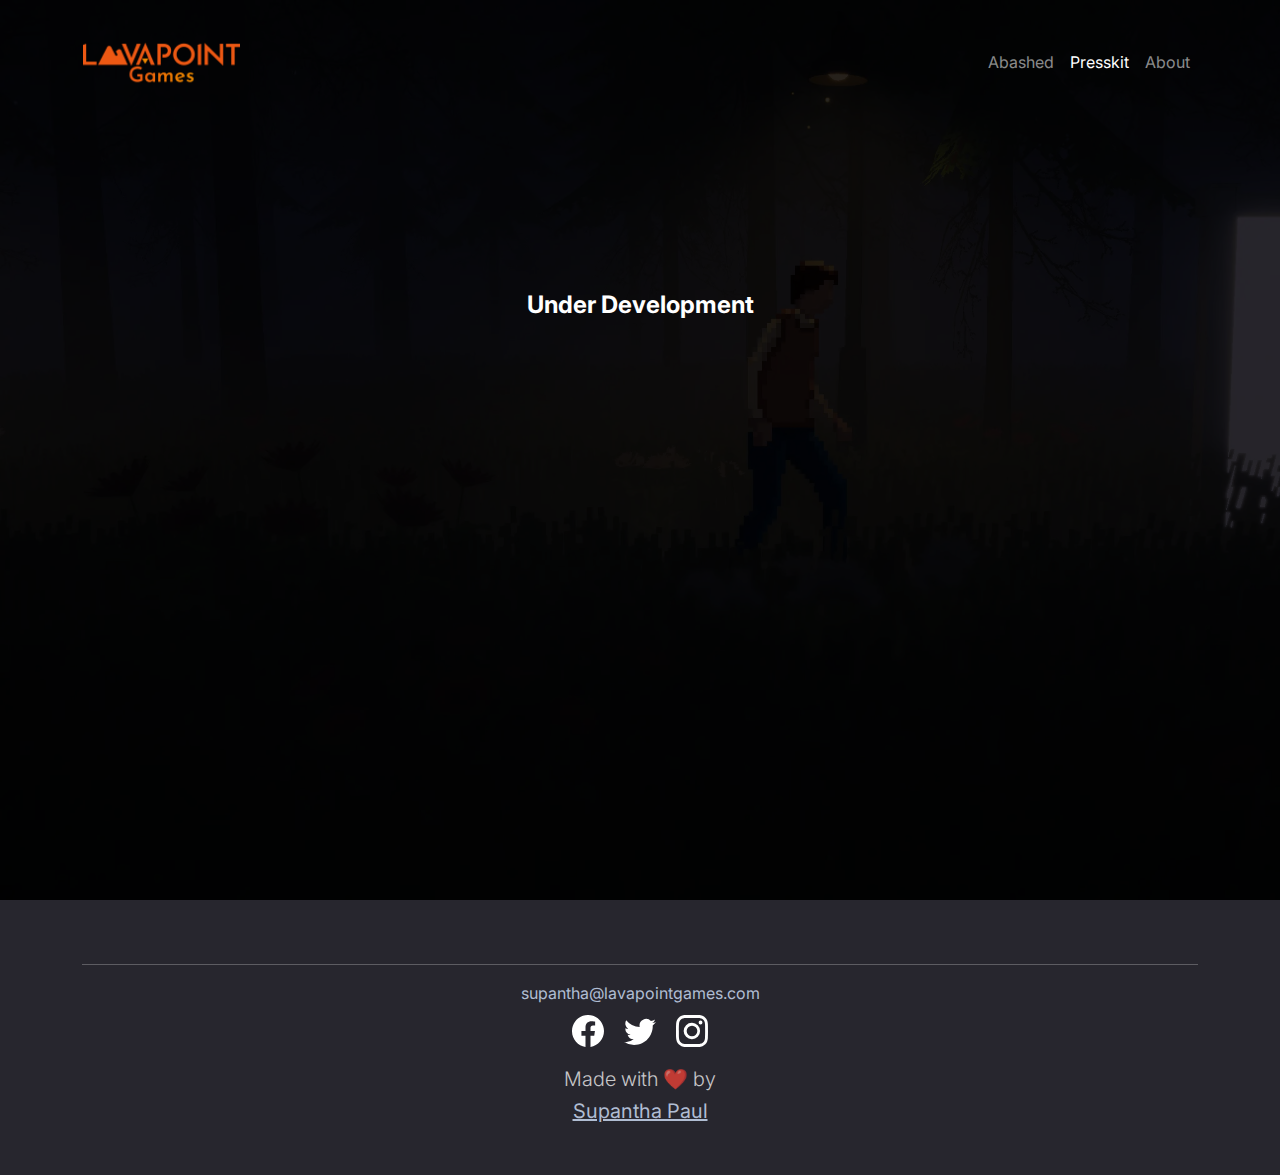
<file: presskit/index.html>
<!DOCTYPE html>
<html data-bs-theme="light" lang="en">

<head>
    <meta charset="utf-8">
    <meta name="viewport" content="width=device-width, initial-scale=1.0, shrink-to-fit=no">
    <title>Presskit</title>
    <meta property="og:type" content="website">
    <meta name="twitter:image" content="../assets/img/brands/Logo%20400x400%20TRansparent.png">
    <meta name="description" content="LavaPoint Games is a solo game studio building Abashed - a narrative-driven horror side-scrolling game about mental health, trauma, and finding one's true self.">
    <meta property="og:image" content="../assets/img/brands/Logo%20400x400%20TRansparent.png">
    <link rel="icon" type="image/png" sizes="400x400" href="../assets/img/brands/Logo%20400x400%20Text%20Only.png">
    <link rel="icon" type="image/png" sizes="400x400" href="../assets/img/brands/Logo%20400x400%20Text%20Only.png">
    <link rel="stylesheet" href="../assets/bootstrap/css/bootstrap.min.css">
    <link rel="stylesheet" href="https://fonts.googleapis.com/css?family=Inter:300italic,400italic,600italic,700italic,800italic,400,300,600,700,800&amp;display=swap">
    <link rel="stylesheet" href="../assets/css/styles.min.css">
</head>

<body>
    <header class="bg-dark" style="background: rgba(0, 0, 0, 0.8) url(&quot;../assets/img/abashed/abashed_screenshot_1.webp&quot;);background-blend-mode: multiply;background-size: cover;height: 100vh;">
        <nav class="navbar navbar-expand-md bg-dark py-3 navbar-dark" style="background: rgba(255,255,255,0)!important;">
            <div class="container"><a class="navbar-brand d-flex align-items-center" href="/"><img src="../assets/img/brands/Logo%20400x400%20TRansparent%20TextOnly.png" height="84"></a><button data-bs-toggle="collapse" class="navbar-toggler" data-bs-target="#navcol-5"><span class="visually-hidden">Toggle navigation</span><span class="navbar-toggler-icon"></span></button>
                <div class="collapse navbar-collapse" id="navcol-5">
                    <ul class="navbar-nav ms-auto">
                        <li class="nav-item"><a class="nav-link" href="/abashed">Abashed</a></li>
                        <li class="nav-item"><a class="nav-link active" href="/presskit">Presskit</a></li>
                        <li class="nav-item"><a class="nav-link" href="/about">About</a></li>
                    </ul>
                </div>
            </div>
        </nav>
        <div class="container pt-4 pt-xl-5">
            <div class="row pt-5">
                <div class="col-12 col-md-8 col-xl-7 text-center text-md-start mx-auto" style="padding-bottom: 3rem;padding-top: 4rem;">
                    <div class="text-center">
                        <p class="fw-bold mb-2" style="border-color: rgb(255,255,255);color: rgb(255,255,255);font-size: 1.5rem;">Under Development</p>
                    </div>
                </div>
            </div>
        </div>
    </header>
    <footer class="bg-dark">
        <div class="container py-4 py-lg-5">
            <hr>
            <div class="row justify-content-center">
                <div class="col-sm-4 col-md-3 text-center text-lg-start d-flex flex-column" style="margin-bottom: 0.5rem;"><a class="text-center" href="mailto:supantha@lavapointgames.com">supantha@lavapointgames.com</a></div>
            </div>
            <div class="row justify-content-center">
                <div class="col-sm-4 col-md-3 text-center text-lg-start d-flex flex-column">
                    <ul class="list-inline text-center mb-0">
                        <li class="list-inline-item" style="margin-right: 1rem;"><a href="#" style="color: rgb(255,255,255);" target="_blank"><svg xmlns="http://www.w3.org/2000/svg" width="1em" height="1em" fill="currentColor" viewBox="0 0 16 16" class="bi bi-facebook" style="width: 32px;height: 32px;">
                                    <path d="M16 8.049c0-4.446-3.582-8.05-8-8.05C3.58 0-.002 3.603-.002 8.05c0 4.017 2.926 7.347 6.75 7.951v-5.625h-2.03V8.05H6.75V6.275c0-2.017 1.195-3.131 3.022-3.131.876 0 1.791.157 1.791.157v1.98h-1.009c-.993 0-1.303.621-1.303 1.258v1.51h2.218l-.354 2.326H9.25V16c3.824-.604 6.75-3.934 6.75-7.951"></path>
                                </svg></a></li>
                        <li class="list-inline-item" style="margin-right: 1rem;"><a href="https://twitter.com/LavapointGames" style="color: rgb(255,255,255);" target="_blank"><svg xmlns="http://www.w3.org/2000/svg" width="1em" height="1em" fill="currentColor" viewBox="0 0 16 16" class="bi bi-twitter" style="width: 32px;height: 32px;">
                                    <path d="M5.026 15c6.038 0 9.341-5.003 9.341-9.334 0-.14 0-.282-.006-.422A6.685 6.685 0 0 0 16 3.542a6.658 6.658 0 0 1-1.889.518 3.301 3.301 0 0 0 1.447-1.817 6.533 6.533 0 0 1-2.087.793A3.286 3.286 0 0 0 7.875 6.03a9.325 9.325 0 0 1-6.767-3.429 3.289 3.289 0 0 0 1.018 4.382A3.323 3.323 0 0 1 .64 6.575v.045a3.288 3.288 0 0 0 2.632 3.218 3.203 3.203 0 0 1-.865.115 3.23 3.23 0 0 1-.614-.057 3.283 3.283 0 0 0 3.067 2.277A6.588 6.588 0 0 1 .78 13.58a6.32 6.32 0 0 1-.78-.045A9.344 9.344 0 0 0 5.026 15"></path>
                                </svg></a></li>
                        <li class="list-inline-item"><a href="#" style="color: rgb(255,255,255);" target="_blank"><svg xmlns="http://www.w3.org/2000/svg" width="1em" height="1em" fill="currentColor" viewBox="0 0 16 16" class="bi bi-instagram" style="width: 32px;height: 32px;">
                                    <path d="M8 0C5.829 0 5.556.01 4.703.048 3.85.088 3.269.222 2.76.42a3.917 3.917 0 0 0-1.417.923A3.927 3.927 0 0 0 .42 2.76C.222 3.268.087 3.85.048 4.7.01 5.555 0 5.827 0 8.001c0 2.172.01 2.444.048 3.297.04.852.174 1.433.372 1.942.205.526.478.972.923 1.417.444.445.89.719 1.416.923.51.198 1.09.333 1.942.372C5.555 15.99 5.827 16 8 16s2.444-.01 3.298-.048c.851-.04 1.434-.174 1.943-.372a3.916 3.916 0 0 0 1.416-.923c.445-.445.718-.891.923-1.417.197-.509.332-1.09.372-1.942C15.99 10.445 16 10.173 16 8s-.01-2.445-.048-3.299c-.04-.851-.175-1.433-.372-1.941a3.926 3.926 0 0 0-.923-1.417A3.911 3.911 0 0 0 13.24.42c-.51-.198-1.092-.333-1.943-.372C10.443.01 10.172 0 7.998 0h.003zm-.717 1.442h.718c2.136 0 2.389.007 3.232.046.78.035 1.204.166 1.486.275.373.145.64.319.92.599.28.28.453.546.598.92.11.281.24.705.275 1.485.039.843.047 1.096.047 3.231s-.008 2.389-.047 3.232c-.035.78-.166 1.203-.275 1.485a2.47 2.47 0 0 1-.599.919c-.28.28-.546.453-.92.598-.28.11-.704.24-1.485.276-.843.038-1.096.047-3.232.047s-2.39-.009-3.233-.047c-.78-.036-1.203-.166-1.485-.276a2.478 2.478 0 0 1-.92-.598 2.48 2.48 0 0 1-.6-.92c-.109-.281-.24-.705-.275-1.485-.038-.843-.046-1.096-.046-3.233 0-2.136.008-2.388.046-3.231.036-.78.166-1.204.276-1.486.145-.373.319-.64.599-.92.28-.28.546-.453.92-.598.282-.11.705-.24 1.485-.276.738-.034 1.024-.044 2.515-.045v.002zm4.988 1.328a.96.96 0 1 0 0 1.92.96.96 0 0 0 0-1.92zm-4.27 1.122a4.109 4.109 0 1 0 0 8.217 4.109 4.109 0 0 0 0-8.217zm0 1.441a2.667 2.667 0 1 1 0 5.334 2.667 2.667 0 0 1 0-5.334"></path>
                                </svg></a></li>
                    </ul>
                </div>
            </div>
            <div class="text-muted d-flex flex-column justify-content-center align-items-center pt-3">
                <p class="lead text-center d-xl-flex mb-0" style="text-align: center;/*margin: 0 auto;*/">Made with ❤️ by<br></p><a class="d-xl-flex" href="https://twitter.com/supanthapaul" target="_blank" style="font-size: 20px;text-decoration:  underline;">Supantha Paul</a>
            </div>
        </div>
    </footer>
    <script src="https://cdn.jsdelivr.net/npm/bootstrap@5.3.3/dist/js/bootstrap.bundle.min.js"></script>
    <script src="../assets/js/script.min.js"></script>
</body>

</html>
</file>
<file: assets/css/styles.min.css>
.bs-icon{--bs-icon-size:.75rem;display:flex;flex-shrink:0;justify-content:center;align-items:center;font-size:var(--bs-icon-size);width:calc(var(--bs-icon-size) * 2);height:calc(var(--bs-icon-size) * 2);color:var(--bs-primary)}.bs-icon-xs{--bs-icon-size:1rem;width:calc(var(--bs-icon-size) * 1.5);height:calc(var(--bs-icon-size) * 1.5)}.bs-icon-sm{--bs-icon-size:1rem}.bs-icon-md{--bs-icon-size:1.5rem}.bs-icon-lg{--bs-icon-size:2rem}.bs-icon-xl{--bs-icon-size:2.5rem}.bs-icon.bs-icon-primary{color:var(--bs-white);background:var(--bs-primary)}.bs-icon.bs-icon-primary-light{color:var(--bs-primary);background:rgba(var(--bs-primary-rgb),.2)}.bs-icon.bs-icon-semi-white{color:var(--bs-primary);background:rgba(255,255,255,.5)}.bs-icon.bs-icon-rounded{border-radius:.5rem}.bs-icon.bs-icon-circle{border-radius:50%}@media (min-width:992px){.mailing-list-desc{max-width:70%;margin:0 auto 1rem}}@media (max-width:576px){.site-subtitle{font-size:1rem!important}}.title-hidden{opacity:0;transition:2s}.title-show{opacity:1}.site-subtitle{transition-delay:0.7s}@media (min-width:768px){.game-description{flex-direction:row!important}.game-description-text{width:100%}}.iframe-container{position:relative;width:100%;padding-bottom:30%;height:0;min-height:250px}.iframe-container iframe{position:absolute;top:0;left:0;width:100%;height:100%}
</file>
